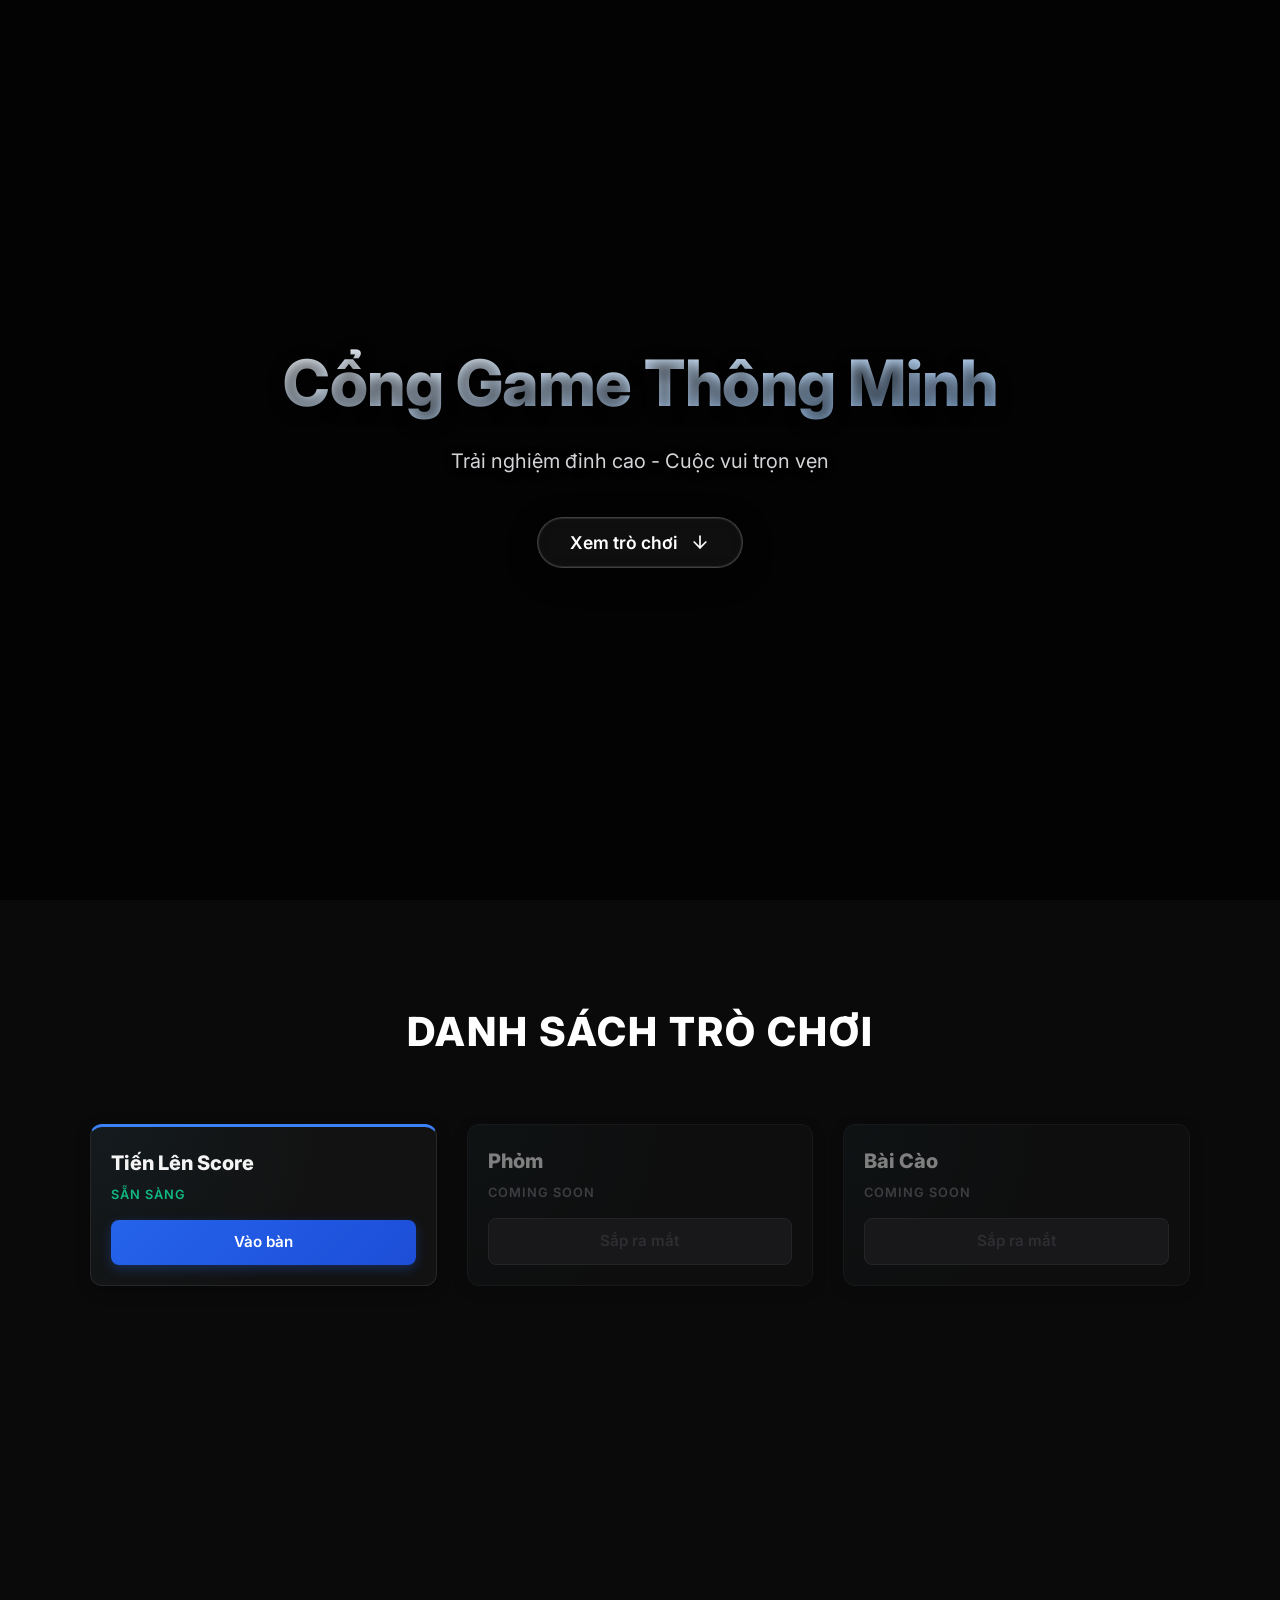
<file: index.html>
<!DOCTYPE html>
<html lang="vi">
<head>
    <meta charset="UTF-8">
    <meta name="viewport" content="width=device-width, initial-scale=1.0, maximum-scale=1.0, user-scalable=no">
    <meta name="description" content="Cổng Game Thông Minh — Trải nghiệm đỉnh cao, cuộc vui trọn vẹn.">
    <meta name="theme-color" content="#0a0a0a">
    <title>Game Hub - Cổng Game Thông Minh</title>
    <!-- Google Fonts: Inter -->
    <link rel="preconnect" href="https://fonts.googleapis.com">
    <link rel="preconnect" href="https://fonts.gstatic.com" crossorigin>
    <link href="https://fonts.googleapis.com/css2?family=Inter:wght@400;600;800&display=swap" rel="stylesheet">
    <link rel="stylesheet" href="css/style-index.css">
</head>
<body>
    <!-- SECTION 1: HERO BANNER -->
    <section id="hero" class="hero-section">
        <!-- Video Background -->
        <video class="video-bg" src="images/video-background.mp4" autoplay loop muted playsinline></video>
        
        <!-- Overlay -->
        <div class="video-overlay"></div>
        
        <!-- Center Content -->
        <div class="hero-content">
            <h1 class="slogan-main">Cổng Game Thông Minh</h1>
            <p class="slogan-sub">Trải nghiệm đỉnh cao - Cuộc vui trọn vẹn</p>
            
            <button id="btnScrollDown" class="cta-btn" aria-label="Xem trò chơi">
                Xem trò chơi
                <svg class="icon-arrow" xmlns="http://www.w3.org/2000/svg" viewBox="0 0 24 24" fill="none" stroke="currentColor" stroke-width="2" stroke-linecap="round" stroke-linejoin="round">
                    <line x1="12" y1="5" x2="12" y2="19"></line>
                    <polyline points="19 12 12 19 5 12"></polyline>
                </svg>
            </button>
        </div>
    </section>

    <!-- SECTION 2: GAME GRID -->
    <section id="game-list" class="games-section">
        <div class="container">
            <h2 class="section-title">Danh sách trò chơi</h2>
            
            <div class="game-grid">
                <!-- Thẻ 1: Tiến Lên Score (Sẵn sàng) -->
                <div class="game-card ready">
                    <div class="card-inner">
                        <h3 class="game-name">Tiến Lên Score</h3>
                        <p class="game-status status-ready">Sẵn sàng</p>
                    </div>
                    <div class="card-action">
                        <a href="html/tienlen.html" class="btn-play">Vào bàn</a>
                    </div>
                </div>

                <!-- Thẻ 2: Phỏm (Coming Soon) -->
                <div class="game-card coming-soon">
                    <div class="card-inner">
                        <h3 class="game-name">Phỏm</h3>
                        <p class="game-status status-soon">Coming Soon</p>
                    </div>
                    <div class="card-action">
                        <span class="btn-disabled">Sắp ra mắt</span>
                    </div>
                </div>

                <!-- Thẻ 3: Bài Cào (Coming Soon) -->
                <div class="game-card coming-soon">
                    <div class="card-inner">
                        <h3 class="game-name">Bài Cào</h3>
                        <p class="game-status status-soon">Coming Soon</p>
                    </div>
                    <div class="card-action">
                        <span class="btn-disabled">Sắp ra mắt</span>
                    </div>
                </div>
            </div>
        </div>
    </section>

    <script src="js/script-index.js"></script>
</body>
</html>
</file>
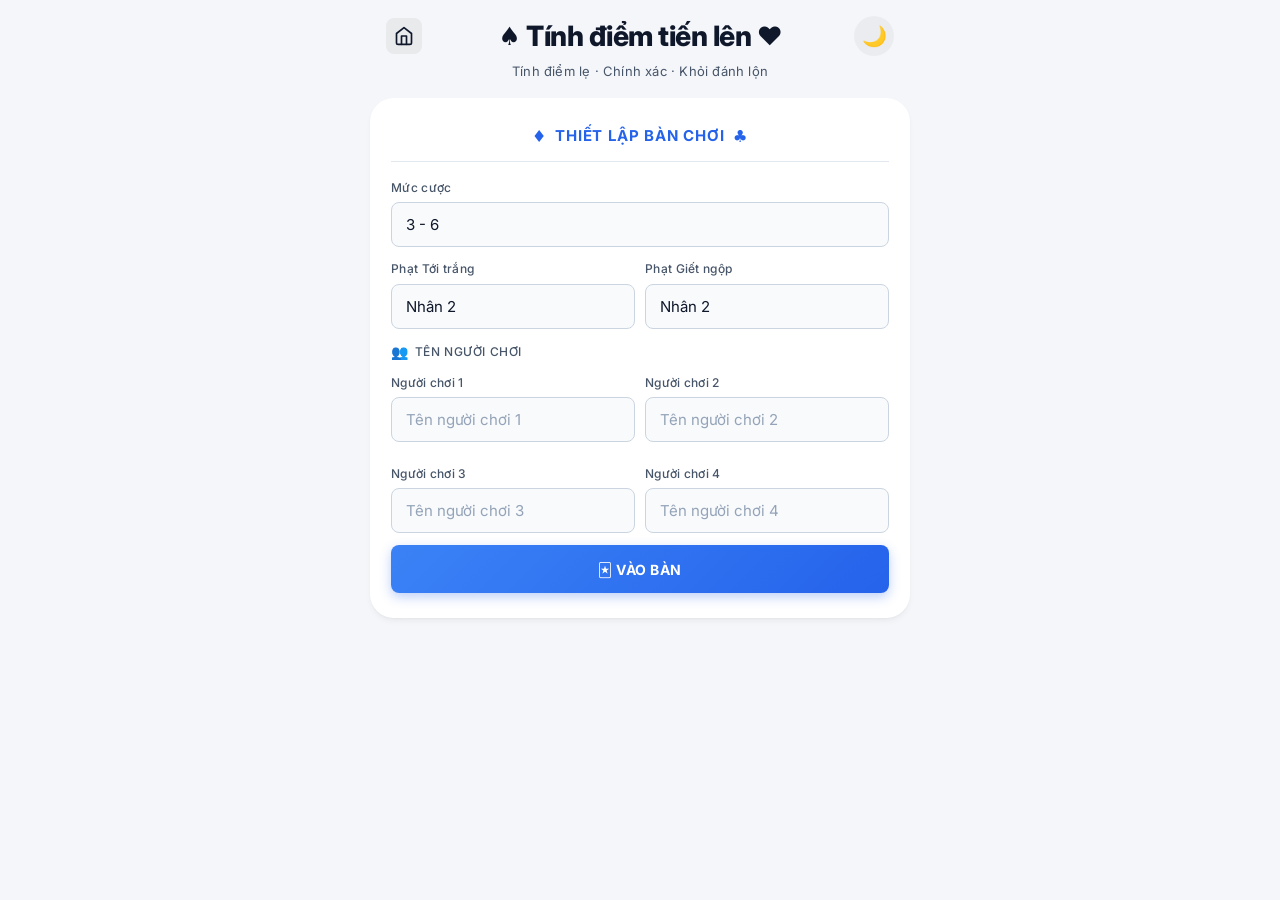
<file: html/tienlen.html>
<!DOCTYPE html>
<html lang="vi">

<head>
    <meta charset="UTF-8">
    <meta name="viewport" content="width=device-width, initial-scale=1.0, maximum-scale=1.0, user-scalable=no">
    <meta name="description"
        content="Tiến Lên Score — Ứng dụng tính điểm Tiến Lên miền Nam nhanh, chính xác. Giao diện Material Design.">
    <meta name="theme-color" content="#f8f9fa">
    <meta name="apple-mobile-web-app-status-bar-style" content="default">
    <title>♠ Tính điểm tiến lên ♠</title>
    <!-- Google Fonts: Inter -->
    <link rel="preconnect" href="https://fonts.googleapis.com">
    <link rel="preconnect" href="https://fonts.gstatic.com" crossorigin>
    <link href="https://fonts.googleapis.com/css2?family=Inter:wght@400;500;600;700;800;900&display=swap" rel="stylesheet">
    <link rel="stylesheet" href="../css/style-tienlen.css">
</head>

<body>

    <!-- ===== TOAST NOTIFICATION CONTAINER ===== -->
    <div id="toastContainer" class="toast-container"></div>

    <!-- ===== STICKY MINI SCOREBOARD ===== -->
    <div id="miniScoreboard" class="mini-scoreboard hidden-mini">
        <div class="mini-score-inner" id="miniScoreInner"></div>
    </div>

    <main class="app">

        <!-- ===== HEADER ===== -->
        <header class="header">
            <div class="header-row"
                style="position: relative; display: flex; align-items: center; justify-content: center; min-height: 40px;">
                <a href="../index.html" class="back-home-btn" aria-label="Về trang chủ" title="Về trang chủ"
                    style="position: absolute; left: 0; text-decoration: none; display: flex; align-items: center; justify-content: center; width: 36px; height: 36px; background: rgba(0,0,0,0.05); border-radius: 8px; color: inherit;">
                    <svg xmlns="http://www.w3.org/2000/svg" width="20" height="20" viewBox="0 0 24 24" fill="none"
                        stroke="currentColor" stroke-width="2" stroke-linecap="round" stroke-linejoin="round">
                        <path d="M3 9l9-7 9 7v11a2 2 0 0 1-2 2H5a2 2 0 0 1-2-2z"></path>
                        <polyline points="9 22 9 12 15 12 15 22"></polyline>
                    </svg>
                </a>
                <h1 style="margin: 0; text-align: center;">
                    <span class="logo-icon">♠️</span>
                    <span class="title-text">Tính điểm tiến lên</span>
                    <span class="logo-icon">♥️</span>
                </h1>
                <button id="themeToggle" class="theme-toggle-btn" aria-label="Đổi theme"
                    style="position: absolute; right: 0;">
                    <span class="theme-icon">🌙</span>
                </button>
            </div>
            <p style="text-align: center; margin-top: 5px;">Tính điểm lẹ · Chính xác · Khỏi đánh lộn</p>
        </header>

        <!-- ============================================
         TAB 1: THIẾT LẬP BÀN CHƠI
         ============================================ -->
        <div id="tabSetup" class="tab-panel active">
            <section class="card">
                <h2 class="card-title">
                    <span class="icon">♦️</span>
                    Thiết lập bàn chơi
                    <span class="icon">♣️</span>
                </h2>

                <!-- Mức cược -->
                <div class="form-group">
                    <label>Mức cược</label>
                    <select id="betSelect">
                        <option value="3-6">3 - 6</option>
                        <option value="4-8">4 - 8</option>
                        <option value="5-10">5 - 10</option>
                        <option value="10-20">10 - 20</option>
                        <option value="20-40">20 - 40</option>
                        <option value="custom">Tùy chỉnh</option>
                    </select>
                </div>

                <!-- Custom bet inputs -->
                <div id="customBetBox" class="custom-bet-box hidden">
                    <div class="input-grid">
                        <div class="form-group">
                            <label>Điểm thấp</label>
                            <input type="number" id="lowBetInput" placeholder="Ví dụ: 5">
                        </div>
                        <div class="form-group">
                            <label>Điểm cao</label>
                            <input type="number" id="highBetInput" placeholder="Ví dụ: 10">
                        </div>
                    </div>
                </div>

                <!-- Hệ số phạt -->
                <div class="input-grid">
                    <div class="form-group">
                        <label>Phạt Tới trắng</label>
                        <select id="toiTrangMultiplierSelect">
                            <option value="1">Nhân 1</option>
                            <option value="2" selected>Nhân 2</option>
                        </select>
                    </div>
                    <div class="form-group">
                        <label>Phạt Giết ngộp</label>
                        <select id="gietMultiplierSelect">
                            <option value="1">Nhân 1</option>
                            <option value="2" selected>Nhân 2</option>
                        </select>
                    </div>
                </div>

                <!-- Tên người chơi -->
                <div class="section-label">
                    <span class="icon">👥</span> Tên người chơi
                </div>
                <div class="player-inputs">
                    <div class="form-group">
                        <label>Người chơi 1</label>
                        <input type="text" id="player1" placeholder="Tên người chơi 1">
                    </div>
                    <div class="form-group">
                        <label>Người chơi 2</label>
                        <input type="text" id="player2" placeholder="Tên người chơi 2">
                    </div>
                    <div class="form-group">
                        <label>Người chơi 3</label>
                        <input type="text" id="player3" placeholder="Tên người chơi 3">
                    </div>
                    <div class="form-group">
                        <label>Người chơi 4</label>
                        <input type="text" id="player4" placeholder="Tên người chơi 4">
                    </div>
                </div>

                <button id="startBtn" class="btn main-btn">🃏 Vào Bàn</button>
            </section>
        </div>

        <!-- ============================================
         TAB 2: GHI ĐIỂM & CHẶT CHÉM
         ============================================ -->
        <div id="tabGame" class="tab-panel">

            <!-- Bảng tổng điểm -->
            <section class="card" id="scoreSection">
                <div class="score-header">
                    <h2 class="card-title">
                        <span class="icon">🏆</span> Bảng Tổng Điểm
                    </h2>
                    <div class="score-header-actions" style="display: flex; gap: 8px; align-items: center;">
                        <span id="currentBetText" class="bet-badge"></span>
                        <button class="icon-btn settings-btn" onclick="openModal('modalSettings')"
                            aria-label="Cài đặt điểm"
                            style="background:none;border:none;font-size:20px;cursor:pointer;">⚙️</button>
                    </div>
                </div>
                <div id="scoreBoard" class="score-board"></div>
                <div class="total-score">
                    Quỹ bàn (Check lỗi): <span id="totalScoreText">0</span>
                </div>
            </section>

            <!-- Chọn thứ hạng -->
            <section class="card" id="gameSection">
                <h2 class="card-title">
                    <span class="icon">🎯</span> Chọn kết quả
                </h2>
                <div id="rankArea" class="rank-area"></div>

                <!-- Tùy chọn chặt chém (Quick Actions) -->
                <div class="quick-actions-row">
                    <button type="button" class="btn quick-btn" onclick="openModal('modalCut')">🗡️ Chặt</button>
                    <button type="button" class="btn quick-btn" onclick="openModal('modalRotten')">💩 Thúi</button>
                    <button type="button" class="btn quick-btn" onclick="openModal('modalStack')">⚡ Chồng</button>
                </div>

                <div class="action-lists-container">
                    <div id="pigList" class="action-list"></div>
                    <div id="rottenPigList" class="action-list"></div>
                    <div id="stackList" class="action-list"></div>
                </div>

                <!-- Nút hành động chính -->
                <div class="main-actions">
                    <button id="calculateBtn" class="btn main-btn">✅ Chốt Bàn Này</button>
                    <button id="clearRoundBtn" class="btn light-btn">🔄 Xóa làm lại</button>
                </div>
            </section>
        </div>

        <!-- ============================================
         TAB 3: LỊCH SỬ & THỐNG KÊ
         ============================================ -->
        <div id="tabHistory" class="tab-panel">
            <section class="card">
                <h2 class="card-title">
                    <span class="icon">📊</span> Lịch sử & Thống kê
                </h2>

                <!-- Stats summary -->
                <div id="statsSummary" class="stats-summary">
                    <div class="stat-item">
                        <div class="stat-value" id="statsRounds">0</div>
                        <div class="stat-label">Ván đã chơi</div>
                    </div>
                    <div class="stat-item">
                        <div class="stat-value" id="statsTotal">0</div>
                        <div class="stat-label">Quỹ bàn</div>
                    </div>
                </div>

                <div id="historyList"></div>
            </section>

            <!-- Nút kết thúc ván -->
            <button id="resetBtn" class="btn danger-btn">⚠️ Kết thúc — Chơi lại từ đầu</button>
        </div>

    </main>

    <!-- ============================================
         MODALS
         ============================================ -->
    <!-- Modal Chặt Heo -->
    <div id="modalCut" class="modal-overlay" onclick="closeModalOutside(event, 'modalCut')">
        <div class="modal-content">
            <div class="modal-header">
                <h3>🗡️ Chặt heo</h3>
                <button class="close-modal-btn" onclick="closeModal('modalCut')">&times;</button>
            </div>
            <div class="modal-body">
                <div class="form-group">
                    <label>Người chặt</label>
                    <select id="cutterSelect"></select>
                </div>
                <div class="form-group">
                    <label>Người bị chặt</label>
                    <select id="victimSelect"></select>
                </div>
                <div class="form-group">
                    <label>Loại heo bị chặt</label>
                    <select id="pigTypeSelect">
                        <option value="black">Heo đen</option>
                        <option value="red">Heo đỏ</option>
                        <option value="triplePair">3 đôi thông</option>
                        <option value="fourKind">Tứ quý</option>
                    </select>
                </div>
                <button id="addPigBtn" class="btn action-btn">Thêm chặt heo</button>
            </div>
        </div>
    </div>

    <!-- Modal Thúi Heo -->
    <div id="modalRotten" class="modal-overlay" onclick="closeModalOutside(event, 'modalRotten')">
        <div class="modal-content">
            <div class="modal-header">
                <h3>💩 Thúi heo</h3>
                <button class="close-modal-btn" onclick="closeModal('modalRotten')">&times;</button>
            </div>
            <div class="modal-body">
                <div class="input-grid">
                    <div class="form-group">
                        <label>Người ăn tiền</label>
                        <select id="rottenWinnerSelect"></select>
                    </div>
                    <div class="form-group">
                        <label>Người thúi</label>
                        <select id="rottenVictimSelect"></select>
                    </div>
                </div>
                <div class="input-grid" style="grid-template-columns: repeat(2, 1fr);">
                    <div class="form-group">
                        <label>Heo đen</label>
                        <select id="rottenBlackInput">
                            <option value="0">0</option>
                            <option value="1">1</option>
                            <option value="2">2</option>
                            <option value="3">3</option>
                            <option value="4">4</option>
                        </select>
                    </div>
                    <div class="form-group">
                        <label>Heo đỏ</label>
                        <select id="rottenRedInput">
                            <option value="0">0</option>
                            <option value="1">1</option>
                            <option value="2">2</option>
                            <option value="3">3</option>
                            <option value="4">4</option>
                        </select>
                    </div>
                    <div class="form-group">
                        <label>3 đôi thông</label>
                        <select id="rottenTriplePairInput">
                            <option value="0">0</option>
                            <option value="1">1</option>
                            <option value="2">2</option>
                            <option value="3">3</option>
                            <option value="4">4</option>
                        </select>
                    </div>
                    <div class="form-group">
                        <label>Tứ quý</label>
                        <select id="rottenFourKindInput">
                            <option value="0">0</option>
                            <option value="1">1</option>
                            <option value="2">2</option>
                            <option value="3">3</option>
                            <option value="4">4</option>
                        </select>
                    </div>
                </div>
                <button id="addRottenPigBtn" class="btn action-btn">Thêm thúi heo</button>
            </div>
        </div>
    </div>

    <!-- Modal Chặt Chồng -->
    <div id="modalStack" class="modal-overlay" onclick="closeModalOutside(event, 'modalStack')">
        <div class="modal-content">
            <div class="modal-header">
                <h3>⚡ Chặt chồng</h3>
                <button class="close-modal-btn" onclick="closeModal('modalStack')">&times;</button>
            </div>
            <div class="modal-body">
                <div class="form-group">
                    <label>Người chồng</label>
                    <select id="stackerSelect"></select>
                </div>
                <div class="form-group">
                    <label>Người bị chồng (nạn nhân cũ)</label>
                    <select id="stackVictimSelect"></select>
                </div>
                <button id="addStackBtn" class="btn action-btn">Thêm chặt chồng</button>
            </div>
        </div>
    </div>

    <!-- Modal Cài Đặt (Đổi cược, Cộng trừ điểm) -->
    <div id="modalSettings" class="modal-overlay" onclick="closeModalOutside(event, 'modalSettings')">
        <div class="modal-content">
            <div class="modal-header">
                <h3>⚙️ Tùy chỉnh ván đấu</h3>
                <button class="close-modal-btn" onclick="closeModal('modalSettings')">&times;</button>
            </div>
            <div class="modal-body">
                <!-- Thay đổi mức cược -->
                <div class="bet-changer-title">💰 Thay đổi mức cược</div>
                <div class="bet-changer-grid">
                    <div class="form-group">
                        <select id="ingameBetSelect">
                            <option value="3-6">3 - 6</option>
                            <option value="4-8">4 - 8</option>
                            <option value="5-10">5 - 10</option>
                            <option value="10-20">10 - 20</option>
                            <option value="20-40">20 - 40</option>
                            <option value="custom">Tùy chỉnh</option>
                        </select>
                    </div>
                    <button id="ingameBetApplyBtn" class="bet-change-btn">Áp dụng</button>
                </div>
                <div id="ingameCustomBetBox" class="custom-bet-box hidden">
                    <div class="input-grid">
                        <div class="form-group">
                            <label>Điểm thấp</label>
                            <input type="number" id="ingameLowBet" placeholder="Ví dụ: 5">
                        </div>
                        <div class="form-group">
                            <label>Điểm cao</label>
                            <input type="number" id="ingameHighBet" placeholder="Ví dụ: 10">
                        </div>
                    </div>
                </div>

                <hr class="divider">

                <!-- Cộng/Trừ điểm thủ công -->
                <div class="bet-changer-title">🔢 Cộng/Trừ điểm thủ công</div>
                <div class="input-grid">
                    <div class="form-group">
                        <label>Người chơi</label>
                        <select id="manualPlayerSelect"></select>
                    </div>
                    <div class="form-group">
                        <label>Số điểm (+ hoặc -)</label>
                        <input type="number" id="manualPointInput" placeholder="VD: 5 hoặc -5">
                    </div>
                </div>
                <button id="manualAdjustBtn" class="btn action-btn">Cập nhật điểm</button>
            </div>
        </div>
    </div>

    <!-- ===== BOTTOM NAVIGATION ===== -->
    <nav id="bottomNav" class="bottom-nav">
        <div class="nav-inner">
            <button class="nav-tab" data-tab="tabSetup" id="navSetup">
                <span class="nav-icon">⚙️</span>
                <span class="nav-label">Thiết lập</span>
            </button>
            <button class="nav-tab active" data-tab="tabGame" id="navGame">
                <span class="nav-icon">🎮</span>
                <span class="nav-label">Ghi điểm</span>
            </button>
            <button class="nav-tab" data-tab="tabHistory" id="navHistory">
                <span class="nav-icon">📊</span>
                <span class="nav-label">Lịch sử</span>
            </button>
        </div>
    </nav>

    <!-- Hidden message box for backwards compatibility -->
    <div id="messageBox" class="message-box"></div>

    <!-- ===== SCRIPTS ===== -->
    <script src="../js/script-tienlen.js"></script>
</body>

</html>
</file>
<file: css/style-index.css>
/* RESET & BASE */
* {
    margin: 0;
    padding: 0;
    box-sizing: border-box;
}

html {
    scroll-behavior: smooth;
}

body {
    font-family: 'Inter', sans-serif;
    background-color: #0a0a0a;
    color: #ffffff;
    overflow-x: hidden;
    line-height: 1.6;
}

/* =========================================
   HEADER
   ========================================= */
.main-header {
    position: absolute;
    /* fixed nếu muốn cuộn theo */
    top: 0;
    left: 0;
    width: 100%;
    z-index: 100;
    padding: 20px 0;
    background: linear-gradient(to bottom, rgba(0, 0, 0, 0.8), transparent);
}

.header-container {
    max-width: 1200px;
    margin: 0 auto;
    padding: 0 20px;
    display: flex;
    justify-content: space-between;
    align-items: center;
}

.logo {
    display: flex;
    align-items: center;
    gap: 10px;
    text-decoration: none;
    color: #ffffff;
}

.logo-icon {
    font-size: 2rem;
}

.logo-text {
    font-size: 1.8rem;
    font-weight: 900;
    letter-spacing: -0.5px;
    background: linear-gradient(135deg, #38bdf8, #2563eb);
    -webkit-background-clip: text;
    background-clip: text;
    -webkit-text-fill-color: transparent;
    text-transform: uppercase;
}

/* =========================================
   SECTION 1: HERO BANNER (100vh)
   ========================================= */
.hero-section {
    position: relative;
    width: 100%;
    height: 100vh;
    display: flex;
    align-items: center;
    justify-content: center;
    overflow: hidden;
    z-index: 1;
}

/* Video Background Full Screen */
.video-bg {
    position: absolute;
    top: 0;
    left: 0;
    width: 100%;
    height: 100%;
    object-fit: cover;
    z-index: -2;
}

/* Lớp phủ đen/xám tối bán trong suốt */
.video-overlay {
    position: absolute;
    top: 0;
    left: 0;
    width: 100%;
    height: 100%;
    background: rgba(0, 0, 0, 0.7);
    z-index: -1;
}

/* Nội dung trung tâm */
.hero-content {
    text-align: center;
    padding: 0 20px;
    display: flex;
    flex-direction: column;
    align-items: center;
    max-width: 800px;
}

.slogan-main {
    font-size: clamp(2rem, 8vw, 4rem);
    font-weight: 800;
    margin-bottom: 10px;
    color: #ffffff;
    text-shadow: 0 4px 15px rgba(0, 0, 0, 0.8);
    letter-spacing: -0.5px;
    background: linear-gradient(to bottom right, #ffffff, #93c5fd);
    -webkit-background-clip: text;
    background-clip: text;
    -webkit-text-fill-color: transparent;
    white-space: nowrap;
}

.slogan-sub {
    font-size: 1.25rem;
    font-weight: 400;
    color: #d4d4d8;
    margin-bottom: 40px;
    text-shadow: 0 2px 10px rgba(0, 0, 0, 0.8);
}

/* Nút CTA sang trọng */
.cta-btn {
    background: rgba(255, 255, 255, 0.05);
    backdrop-filter: blur(12px);
    -webkit-backdrop-filter: blur(12px);
    border: 1px solid rgba(255, 255, 255, 0.2);
    color: #ffffff;
    padding: 14px 32px;
    font-size: 1.1rem;
    font-family: inherit;
    font-weight: 600;
    border-radius: 50px;
    cursor: pointer;
    display: flex;
    align-items: center;
    gap: 12px;
    transition: all 0.3s cubic-bezier(0.25, 0.8, 0.25, 1);
    box-shadow: 0 8px 32px rgba(0, 0, 0, 0.3), inset 0 0 0 1px rgba(255, 255, 255, 0.1);
}

.cta-btn:hover {
    background: rgba(255, 255, 255, 0.1);
    border-color: rgba(255, 255, 255, 0.4);
    transform: translateY(4px);
    box-shadow: 0 4px 15px rgba(0, 0, 0, 0.3), inset 0 0 0 1px rgba(255, 255, 255, 0.2);
}

.icon-arrow {
    width: 20px;
    height: 20px;
    animation: bounce 2s infinite ease-in-out;
}

@keyframes bounce {

    0%,
    20%,
    50%,
    80%,
    100% {
        transform: translateY(0);
    }

    40% {
        transform: translateY(5px);
    }

    60% {
        transform: translateY(3px);
    }
}

/* =========================================
   SECTION 2: GAME GRID (Danh sách trò chơi)
   ========================================= */
.games-section {
    min-height: 100vh;
    background-color: #0a0a0a;
    padding: 100px 20px;
    display: flex;
    flex-direction: column;
    align-items: center;
    position: relative;
    z-index: 2;
}

.container {
    max-width: 1100px;
    width: 100%;
}

.section-title {
    text-align: center;
    font-size: 2.5rem;
    font-weight: 800;
    color: #ffffff;
    margin-bottom: 60px;
    text-transform: uppercase;
    letter-spacing: 2px;
}

.game-grid {
    display: grid;
    grid-template-columns: 1fr;
    gap: 30px;
}

@media (min-width: 768px) {
    .game-grid {
        grid-template-columns: repeat(2, 1fr);
    }
}

@media (min-width: 1024px) {
    .game-grid {
        grid-template-columns: repeat(3, 1fr);
    }
}

/* Game Card Thiết Kế Chuyên Nghiệp (Gọn gàng) */
.game-card {
    background: #121212;
    border-radius: 12px;
    padding: 20px;
    border: 1px solid #27272a;
    display: flex;
    flex-direction: column;
    justify-content: space-between;
    min-height: auto;
    transition: all 0.3s ease;
    position: relative;
    overflow: hidden;
    box-shadow: 0 4px 15px rgba(0, 0, 0, 0.3);
}

/* Hiệu ứng ánh sáng góc */
.game-card::before {
    content: '';
    position: absolute;
    top: 0;
    left: 0;
    right: 0;
    height: 100%;
    background: radial-gradient(circle at top left, rgba(56, 189, 248, 0.05), transparent 60%);
    pointer-events: none;
}

.card-icon {
    font-size: 2rem;
    margin-bottom: 12px;
    background: rgba(37, 99, 235, 0.1);
    color: #38bdf8;
    width: 48px;
    height: 48px;
    display: flex;
    align-items: center;
    justify-content: center;
    border-radius: 10px;
    border: 1px solid rgba(37, 99, 235, 0.2);
}

.card-inner {
    position: relative;
    z-index: 2;
    flex-grow: 1;
}

.game-name {
    font-size: 1.25rem;
    font-weight: 800;
    color: #f4f4f5;
    margin-bottom: 6px;
}

.game-desc {
    color: #a1a1aa;
    font-size: 0.85rem;
    margin-bottom: 12px;
    line-height: 1.4;
}

.game-status {
    font-size: 0.8rem;
    font-weight: 600;
    text-transform: uppercase;
    letter-spacing: 1px;
    margin-bottom: 15px;
}

.status-ready {
    color: #10b981;
}

.status-soon {
    color: #71717a;
}

.card-action {
    margin-top: auto;
    position: relative;
    z-index: 2;
}

/* Nút Vào bàn (Nổi bật) */
.btn-play {
    display: block;
    width: 100%;
    text-align: center;
    background: linear-gradient(135deg, #2563eb 0%, #1d4ed8 100%);
    color: #ffffff;
    text-decoration: none;
    padding: 10px 20px;
    border-radius: 8px;
    font-weight: 600;
    font-size: 0.95rem;
    transition: all 0.3s ease;
    border: none;
    box-shadow: 0 4px 12px rgba(37, 99, 235, 0.3);
}

/* Trạng thái Thẻ Sẵn sàng */
.game-card.ready {
    border-top: 3px solid #3b82f6;
    /* Nhấn màu xanh dương */
}

.game-card.ready:hover {
    transform: translateY(-4px);
    box-shadow: 0 10px 20px rgba(0, 0, 0, 0.4);
    border-color: #3b82f6;
}

.game-card.ready:hover .btn-play {
    background: linear-gradient(135deg, #3b82f6 0%, #2563eb 100%);
    box-shadow: 0 6px 15px rgba(37, 99, 235, 0.5);
}

/* Trạng thái Thẻ Coming Soon */
.game-card.coming-soon {
    opacity: 0.5;
    pointer-events: none;
    user-select: none;
}

.game-card.coming-soon .card-icon {
    filter: grayscale(100%);
}

.btn-disabled {
    display: block;
    width: 100%;
    text-align: center;
    background: #27272a;
    color: #52525b;
    padding: 10px 20px;
    border-radius: 8px;
    font-weight: 600;
    font-size: 0.95rem;
    border: 1px solid #3f3f46;
}

/* =========================================
   FOOTER
   ========================================= */
.site-footer {
    background-color: #050505;
    /* Đen hơn nền */
    border-top: 1px solid #1f2937;
    color: #9ca3af;
    padding: 60px 20px 20px;
}

.footer-container {
    max-width: 1100px;
    margin: 0 auto;
    display: grid;
    grid-template-columns: 1fr;
    gap: 40px;
    margin-bottom: 40px;
}

@media (min-width: 768px) {
    .footer-container {
        grid-template-columns: 2fr 1fr;
    }
}

.footer-info h3 {
    font-size: 1.8rem;
    font-weight: 800;
    margin-bottom: 15px;
    background: linear-gradient(135deg, #38bdf8, #2563eb);
    -webkit-background-clip: text;
    background-clip: text;
    -webkit-text-fill-color: transparent;
}

.footer-info p {
    color: #6b7280;
    max-width: 400px;
}

.footer-contact h4 {
    font-size: 1.2rem;
    margin-bottom: 15px;
    color: #e5e7eb;
}

.footer-contact p {
    color: #9ca3af;
    margin-bottom: 10px;
}

.footer-contact a {
    color: #38bdf8;
    text-decoration: none;
    transition: color 0.2s;
}

.footer-contact a:hover {
    color: #3b82f6;
}

.footer-bottom {
    max-width: 1100px;
    margin: 0 auto;
    border-top: 1px solid #1f2937;
    padding-top: 20px;
    text-align: center;
    color: #4b5563;
    font-size: 0.9rem;
}

/* =========================================
   NÚT CUỘN LÊN ĐẦU TRANG
   ========================================= */
.scroll-top-btn {
    position: fixed;
    bottom: 30px;
    right: 30px;
    width: 50px;
    height: 50px;
    border-radius: 50%;
    background: #1f2937;
    color: #ffffff;
    border: 1px solid #374151;
    box-shadow: 0 4px 15px rgba(0, 0, 0, 0.5);
    display: flex;
    align-items: center;
    justify-content: center;
    cursor: pointer;
    opacity: 0;
    visibility: hidden;
    transform: translateY(20px);
    transition: all 0.3s ease;
    z-index: 99;
}

.scroll-top-btn svg {
    width: 24px;
    height: 24px;
}

.scroll-top-btn.show {
    opacity: 1;
    visibility: visible;
    transform: translateY(0);
}

.scroll-top-btn:hover {
    background: #2563eb;
    border-color: #2563eb;
    transform: translateY(-5px);
}

/* RESPONSIVE HERO CHO MOBILE */
@media (max-width: 600px) {
    .slogan-sub {
        font-size: 1rem;
    }

    .section-title {
        font-size: 2rem;
    }
}
</file>
<file: css/style-tienlen.css>
﻿@import url('https://fonts.googleapis.com/css2?family=Inter:wght@400;500;600;700;800&display=swap');

/* ========================================================
   THEME: PREMIUM GLASSMORPHISM & GRADIENTS
   ======================================================== */

/* =========================================================
   CSS CUSTOM PROPERTIES â€” LIGHT MODE (Default)
   ========================================================= */
:root {
    /* === Premium Accent Colors === */
    --blue: #2563eb;
    --blue-rgb: 37, 99, 235;
    --green: #10b981;
    --green-rgb: 16, 185, 129;
    --red: #ef4444;
    --red-rgb: 239, 68, 68;
    --yellow: #f59e0b;
    --yellow-rgb: 245, 158, 11;

    /* === Gradients === */
    --gradient-primary: linear-gradient(135deg, #3b82f6 0%, #2563eb 100%);
    --gradient-success: linear-gradient(135deg, #34d399 0%, #10b981 100%);
    --gradient-danger: linear-gradient(135deg, #f87171 0%, #ef4444 100%);
    --gradient-warning: linear-gradient(135deg, #fbbf24 0%, #f59e0b 100%);

    /* === Surfaces â€” Light Mode === */
    --bg-body: #f4f6f9;
    --bg-card: #ffffff;
    --bg-input: #f8fafc;
    --bg-elevated: #ffffff;
    --bg-hover: rgba(0, 0, 0, 0.04);
    --bg-glass: rgba(255, 255, 255, 0.85);

    /* === Text â€” Light Mode === */
    --text-primary: #0f172a;
    --text-secondary: #475569;
    --text-muted: #94a3b8;
    --text-on-primary: #ffffff;

    /* === Borders â€” Light Mode === */
    --border-subtle: #e2e8f0;
    --border-default: #cbd5e1;
    --border-card: #94a3b8;
    --border-glass: rgba(255, 255, 255, 0.6);

    /* === Shadows â€” Light Mode (Multi-layered) === */
    --shadow-card: 0 4px 6px -1px rgba(0, 0, 0, 0.05), 0 2px 4px -2px rgba(0, 0, 0, 0.05);
    --shadow-card-hover: 0 10px 15px -3px rgba(0, 0, 0, 0.08), 0 4px 6px -4px rgba(0, 0, 0, 0.05);
    --shadow-elevated: 0 20px 25px -5px rgba(0, 0, 0, 0.1), 0 8px 10px -6px rgba(0, 0, 0, 0.1);
    --shadow-nav: 0 -4px 6px -1px rgba(0, 0, 0, 0.05);

    /* === Spacing & Radius === */
    --radius-xl: 24px;
    --radius-lg: 16px;
    --radius-md: 12px;
    --radius-sm: 8px;
    --radius-pill: 9999px;

    /* === Motion === */
    --transition: 0.25s cubic-bezier(0.16, 1, 0.3, 1);
    --transition-theme: 0.5s cubic-bezier(0.16, 1, 0.3, 1);
    --bounce: 0.5s cubic-bezier(0.34, 1.56, 0.64, 1);

    /* === Navigation === */
    --nav-height: 64px;
}

/* =========================================================
   CSS CUSTOM PROPERTIES â€” DARK MODE
   ========================================================= */
[data-theme="dark"] {
    --bg-body: #000000;
    --bg-card: rgba(20, 20, 20, 0.7);
    --bg-input: rgba(30, 30, 30, 0.6);
    --bg-elevated: rgba(26, 26, 26, 0.9);
    --bg-hover: rgba(255, 255, 255, 0.06);
    --bg-glass: rgba(0, 0, 0, 0.75);

    --text-primary: #f8fafc;
    --text-secondary: #94a3b8;
    --text-muted: #64748b;
    --text-on-primary: #ffffff;

    --border-subtle: rgba(255, 255, 255, 0.08);
    --border-default: rgba(255, 255, 255, 0.15);
    --border-card: rgba(255, 255, 255, 0.35);
    --border-glass: rgba(255, 255, 255, 0.15);

    --shadow-card: 0 4px 6px -1px rgba(0, 0, 0, 0.7), 0 2px 4px -2px rgba(0, 0, 0, 0.7);
    --shadow-card-hover: 0 10px 15px -3px rgba(0, 0, 0, 0.8), 0 4px 6px -4px rgba(0, 0, 0, 0.8);
    --shadow-elevated: 0 20px 25px -5px rgba(0, 0, 0, 0.8), 0 8px 10px -6px rgba(0, 0, 0, 0.8);
    --shadow-nav: 0 -4px 6px -1px rgba(0, 0, 0, 0.6);
}

/* =========================================================
   RESET & BASE
   ========================================================= */
*,
*::before,
*::after {
    margin: 0;
    padding: 0;
    box-sizing: border-box;
}

html {
    scroll-behavior: smooth;
    -webkit-tap-highlight-color: transparent;
}

body {
    font-family: 'Inter', system-ui, -apple-system, sans-serif;
    background-color: var(--bg-body);
    color: var(--text-primary);
    min-height: 100vh;
    min-height: 100dvh;
    line-height: 1.6;
    overflow-x: hidden;
    position: relative;
    transition: background-color var(--transition-theme), color var(--transition-theme);
}

/* =========================================================
   MAIN APP CONTAINER
   ========================================================= */
.app {
    position: relative;
    z-index: 1;
    max-width: 520px;
    margin: 0 auto;
    padding: 0 16px;
    padding-bottom: calc(var(--nav-height) + 20px);
}

/* =========================================================
   HEADER
   ========================================================= */
.header {
    text-align: center;
    padding: 16px 16px;
    position: relative;
}

.header-row {
    display: flex;
    align-items: center;
    justify-content: center;
    position: relative;
}

.header h1 {
    font-size: clamp(20px, 5vw, 24px);
    font-weight: 800;
    letter-spacing: -0.5px;
    color: var(--text-primary);
    display: flex;
    align-items: center;
    justify-content: center;
    gap: 6px;
    line-height: 1.3;
    transition: color var(--transition-theme);
}

.header h1 .logo-icon {
    font-size: 0.9em;
}

.header h1 .title-text {
    color: var(--text-primary);
}

.header p {
    font-size: clamp(11px, 2.8vw, 13px);
    color: var(--text-secondary);
    margin-top: 4px;
    letter-spacing: 0.2px;
    transition: color var(--transition-theme);
}

/* --- Theme Toggle Button --- */
.theme-toggle-btn {
    position: absolute;
    right: 0;
    top: 50%;
    transform: translateY(-50%);
    width: 40px;
    height: 40px;
    border-radius: 50%;
    border: none;
    background: var(--bg-hover);
    cursor: pointer;
    display: flex;
    align-items: center;
    justify-content: center;
    transition: background-color var(--transition), transform var(--transition);
    -webkit-tap-highlight-color: transparent;
}

.theme-toggle-btn:hover {
    background: rgba(0, 0, 0, 0.08);
}

[data-theme="dark"] .theme-toggle-btn:hover {
    background: rgba(255, 255, 255, 0.10);
}

.theme-toggle-btn:active {
    transform: translateY(-50%) scale(0.90);
}

.theme-icon {
    font-size: 20px;
    line-height: 1;
}

/* =========================================================
   TAB PANELS
   ========================================================= */
.tab-panel {
    display: none;
    animation: tabFadeIn 0.3s ease-out both;
}

.tab-panel.active {
    display: block;
}

@keyframes tabFadeIn {
    from {
        opacity: 0;
        transform: translateY(8px);
    }

    to {
        opacity: 1;
        transform: translateY(0);
    }
}

/* =========================================================
   CARDS â€” Material Elevation
   ========================================================= */
.card {
    background: var(--bg-card);
    backdrop-filter: blur(16px);
    -webkit-backdrop-filter: blur(16px);
    border: 1px solid var(--border-glass);
    border-radius: var(--radius-xl);
    padding: 20px 16px;
    margin-bottom: 16px;
    box-shadow: var(--shadow-card);
    transition: background-color var(--transition-theme),
        border-color var(--transition-theme),
        box-shadow var(--transition),
        transform var(--transition);
}

.card:hover {
    box-shadow: var(--shadow-card-hover);
}

.card-title {
    font-size: clamp(13px, 3.5vw, 15px);
    color: var(--blue);
    margin-bottom: 16px;
    font-weight: 700;
    text-transform: uppercase;
    text-align: center;
    letter-spacing: 0.8px;
    border-bottom: 1px solid var(--border-subtle);
    padding-bottom: 12px;
    display: flex;
    align-items: center;
    justify-content: center;
    gap: 8px;
    transition: color var(--transition-theme), border-color var(--transition-theme);
}

.card-title .icon {
    font-size: 1.1em;
}

/* --- Section titles inside cards --- */
.section-label {
    font-size: 12px;
    font-weight: 500;
    color: var(--text-secondary);
    text-transform: uppercase;
    letter-spacing: 0.6px;
    margin-bottom: 10px;
    display: flex;
    align-items: center;
    gap: 6px;
    transition: color var(--transition-theme);
}

.section-label .icon {
    font-size: 14px;
}

/* =========================================================
   FORM CONTROLS â€” Clean & Minimal
   ========================================================= */
.form-group {
    display: flex;
    flex-direction: column;
    gap: 5px;
    margin-bottom: 12px;
    width: 100%;
}

label {
    font-size: 12px;
    font-weight: 500;
    color: var(--text-secondary);
    letter-spacing: 0.3px;
    transition: color var(--transition-theme);
}

input,
select {
    width: 100%;
    padding: 12px 14px;
    border: 1px solid var(--border-default);
    border-radius: var(--radius-sm);
    font-size: 15px;
    font-family: inherit;
    background: var(--bg-input);
    color: var(--text-primary);
    outline: none;
    transition: all var(--transition), background-color var(--transition-theme),
        color var(--transition-theme), border-color var(--transition-theme);
    -webkit-appearance: none;
    appearance: none;
}

option {
    background-color: var(--bg-card);
    color: var(--text-primary);
}

input:focus,
select:focus {
    border-color: var(--blue);
    box-shadow: 0 0 0 4px rgba(var(--blue-rgb), 0.15), 0 4px 12px rgba(0, 0, 0, 0.05);
    transform: translateY(-1px);
}

input::placeholder {
    color: var(--text-muted);
}

.input-grid {
    display: grid;
    gap: 10px;
    grid-template-columns: 1fr 1fr;
}

.player-inputs {
    display: grid;
    gap: 10px;
    grid-template-columns: 1fr 1fr;
    margin-top: 4px;
}

.hidden {
    display: none !important;
}

/* =========================================================
   BUTTON SYSTEM â€” Material Flat Buttons
   ========================================================= */
.btn {
    width: 100%;
    border: none;
    border-radius: var(--radius-sm);
    padding: 13px 16px;
    font-size: 14px;
    font-weight: 700;
    font-family: inherit;
    cursor: pointer;
    transition: all var(--transition);
    text-transform: uppercase;
    letter-spacing: 0.5px;
    position: relative;
    overflow: hidden;
    min-height: 48px;
    display: flex;
    align-items: center;
    justify-content: center;
    gap: 6px;
}

/* Material press effect */
.btn:active {
    transform: scale(0.98);
    opacity: 0.85;
}

/* Main Button â€” Premium Gradient */
.main-btn {
    background: var(--gradient-primary);
    color: #fff;
    box-shadow: 0 4px 12px rgba(var(--blue-rgb), 0.3);
    border: none;
}

.main-btn:hover {
    box-shadow: 0 6px 16px rgba(var(--blue-rgb), 0.4);
    transform: translateY(-2px);
}

.main-btn:active {
    transform: translateY(0) scale(0.98);
}

/* Action Button â€” Success Gradient */
.action-btn {
    background: var(--gradient-success);
    color: #fff;
    border: none;
    padding: 11px;
    margin-top: 5px;
    font-size: 13px;
    min-height: 42px;
    box-shadow: 0 4px 12px rgba(var(--green-rgb), 0.25);
    transition: all var(--transition);
}

.action-btn:hover {
    box-shadow: 0 6px 16px rgba(var(--green-rgb), 0.35);
    transform: translateY(-2px);
}

.action-btn:active {
    transform: translateY(0) scale(0.98);
}

/* Light Button â€” Ghost */
.light-btn {
    background: var(--bg-hover);
    color: var(--text-secondary);
    border: 1px solid var(--border-subtle);
    transition: all var(--transition), background-color var(--transition-theme),
        border-color var(--transition-theme), color var(--transition-theme);
}

.light-btn:hover {
    background: rgba(0, 0, 0, 0.06);
    color: var(--text-primary);
}

[data-theme="dark"] .light-btn:hover {
    background: rgba(255, 255, 255, 0.08);
}

/* Warning Button â€” Gradient */
.warning-btn {
    background: var(--gradient-warning);
    color: #fff;
    border: none;
    padding: 11px;
    box-shadow: 0 4px 12px rgba(var(--yellow-rgb), 0.3);
}

.warning-btn:hover {
    box-shadow: 0 6px 16px rgba(var(--yellow-rgb), 0.4);
    transform: translateY(-2px);
}

.warning-btn:active {
    transform: translateY(0) scale(0.98);
}

/* Danger Button â€” Gradient */
.danger-btn {
    background: var(--gradient-danger);
    color: #fff;
    border: none;
    box-shadow: 0 4px 12px rgba(var(--red-rgb), 0.3);
}

.danger-btn:hover {
    box-shadow: 0 6px 16px rgba(var(--red-rgb), 0.4);
    transform: translateY(-2px);
}

.danger-btn:active {
    transform: translateY(0) scale(0.98);
}

/* =========================================================
   BOTTOM NAVIGATION â€” Material Bottom Nav
   ========================================================= */
.bottom-nav {
    position: fixed;
    bottom: 0;
    left: 0;
    right: 0;
    z-index: 1000;
    background: var(--bg-glass);
    backdrop-filter: blur(20px);
    -webkit-backdrop-filter: blur(20px);
    border-top: 1px solid var(--border-glass);
    display: none;
    height: var(--nav-height);
    padding-bottom: env(safe-area-inset-bottom, 0px);
    box-shadow: var(--shadow-nav);
    transition: background-color var(--transition-theme),
        border-color var(--transition-theme),
        box-shadow var(--transition-theme);
}

.bottom-nav.visible {
    display: flex;
    flex-direction: column;
}

.bottom-nav .nav-inner {
    display: flex;
    justify-content: space-around;
    align-items: center;
    height: 100%;
    max-width: 520px;
    margin: 0 auto;
    padding: 0 8px;
}

.nav-tab {
    display: flex;
    flex-direction: column;
    align-items: center;
    justify-content: center;
    gap: 2px;
    padding: 8px 20px;
    border: none;
    background: transparent;
    color: var(--text-muted);
    font-family: inherit;
    font-size: 11px;
    font-weight: 500;
    letter-spacing: 0.3px;
    cursor: pointer;
    transition: all var(--transition), color var(--transition-theme);
    position: relative;
    border-radius: var(--radius-md);
    min-width: 72px;
    -webkit-tap-highlight-color: transparent;
}

.nav-tab .nav-icon {
    font-size: 20px;
    transition: transform var(--bounce);
    line-height: 1;
}

.nav-tab .nav-label {
    text-transform: uppercase;
    transition: color var(--transition-theme);
}

.nav-tab:active {
    transform: scale(0.92);
}

.nav-tab.active {
    color: var(--blue);
    font-weight: 700;
}

.nav-tab.active .nav-icon {
    transform: scale(1.1);
}

/* Active indicator â€” Material style */
.nav-tab::before {
    content: '';
    position: absolute;
    top: 4px;
    left: 50%;
    transform: translateX(-50%) scaleX(0);
    width: 32px;
    height: 3px;
    background: var(--blue);
    border-radius: 3px;
    transition: transform var(--bounce);
}

.nav-tab.active::before {
    transform: translateX(-50%) scaleX(1);
}

/* =========================================================
   SCOREBOARD
   ========================================================= */
.score-header {
    display: flex;
    justify-content: space-between;
    align-items: center;
    margin-bottom: 14px;
    flex-wrap: wrap;
    gap: 8px;
}

.score-header .card-title {
    border: none;
    margin: 0;
    padding: 0;
    flex: 1;
    text-align: left;
    justify-content: flex-start;
}

.bet-badge {
    background: rgba(var(--blue-rgb), 0.08);
    color: var(--blue);
    border: 1px solid rgba(var(--blue-rgb), 0.20);
    font-weight: 700;
    padding: 5px 14px;
    border-radius: var(--radius-pill);
    font-size: 11px;
    letter-spacing: 0.3px;
    white-space: nowrap;
    transition: background-color var(--transition-theme), border-color var(--transition-theme);
}

.score-board {
    display: grid;
    grid-template-columns: repeat(2, 1fr);
    gap: 10px;
}

.player-score {
    background: var(--bg-elevated);
    border-radius: var(--radius-md);
    padding: 14px 10px;
    text-align: center;
    border: 1px solid var(--border-subtle);
    transition: all var(--transition), background-color var(--transition-theme),
        border-color var(--transition-theme);
    position: relative;
    overflow: hidden;
}

.player-score:hover {
    transform: translateY(-2px);
    box-shadow: var(--shadow-elevated);
}

.player-score .name {
    font-weight: 500;
    font-size: 11px;
    margin-bottom: 4px;
    color: var(--text-secondary);
    text-transform: uppercase;
    letter-spacing: 0.3px;
    white-space: nowrap;
    overflow: hidden;
    text-overflow: ellipsis;
    transition: color var(--transition-theme);
}

.player-score .point {
    font-size: clamp(24px, 7vw, 32px);
    font-weight: 900;
    transition: all 0.3s ease;
    font-variant-numeric: tabular-nums;
}

/* Score Pop Animation */
@keyframes scorePop {
    0% {
        transform: scale(1);
    }

    30% {
        transform: scale(1.15);
    }

    100% {
        transform: scale(1);
    }
}

@keyframes scoreFlashGreen {
    0% {
        background-color: rgba(var(--green-rgb), 0.15);
    }

    100% {
        background-color: transparent;
    }
}

@keyframes scoreFlashRed {
    0% {
        background-color: rgba(var(--red-rgb), 0.15);
    }

    100% {
        background-color: transparent;
    }
}

.player-score.score-pop .point {
    animation: scorePop 0.4s ease-out;
}

.player-score.flash-green {
    animation: scoreFlashGreen 0.5s ease-out;
}

.player-score.flash-red {
    animation: scoreFlashRed 0.5s ease-out;
}

/* Score Colors */
.text-win {
    color: var(--green);
}

.text-lose {
    color: var(--red);
}

.text-neutral {
    color: var(--text-muted);
}

.total-score {
    text-align: center;
    font-size: 12px;
    font-weight: 500;
    color: var(--text-muted);
    margin-top: 12px;
    padding-top: 10px;
    border-top: 1px solid var(--border-subtle);
    letter-spacing: 0.2px;
    transition: color var(--transition-theme), border-color var(--transition-theme);
}

/* =========================================================
   RANK AREA â€” 1 Player Per Row, Mobile-Optimized
   ========================================================= */
.hint {
    color: var(--text-secondary);
    font-size: 13px;
    text-align: center;
    margin-bottom: 14px;
    font-weight: 400;
    transition: color var(--transition-theme);
}

.rank-area {
    display: flex;
    flex-direction: column;
    gap: 10px;
}

.player-card {
    background: var(--bg-elevated);
    border-radius: var(--radius-md);
    padding: 14px;
    border: 1px solid var(--border-card);
    transition: border-color var(--transition), box-shadow var(--transition),
        background-color var(--transition-theme);
}

/* Removed player colors */

.player-card:hover {
    box-shadow: 0 2px 8px rgba(0, 0, 0, 0.06);
}

[data-theme="dark"] .player-card:hover {
    box-shadow: 0 2px 8px rgba(0, 0, 0, 0.20);
}

.player-name {
    font-weight: 700;
    font-size: 13px;
    margin-bottom: 10px;
    color: var(--text-primary);
    text-transform: uppercase;
    letter-spacing: 0.4px;
    white-space: nowrap;
    overflow: hidden;
    text-overflow: ellipsis;
    transition: color var(--transition-theme);
    display: flex;
    align-items: center;
}

.player-number {
    display: inline-flex;
    align-items: center;
    justify-content: center;
    width: 22px;
    height: 22px;
    background: var(--bg-hover);
    color: var(--text-secondary);
    border: 1px solid var(--border-default);
    border-radius: 50%;
    font-size: 11px;
    margin-right: 8px;
    font-weight: 800;
    flex-shrink: 0;
}

/* Main rank buttons: 4 columns */
.rank-buttons-main {
    display: grid;
    grid-template-columns: repeat(4, 1fr);
    gap: 6px;
    margin-bottom: 6px;
}

/* Extra rank buttons: 3 columns */
.rank-buttons-extra {
    display: grid;
    grid-template-columns: repeat(3, 1fr);
    gap: 6px;
}

.rank-btn {
    background: var(--bg-card);
    border: 1.5px solid var(--border-default);
    color: var(--text-secondary);
    border-radius: var(--radius-sm);
    padding: 10px 4px;
    font-size: 12px;
    font-weight: 500;
    font-family: inherit;
    cursor: pointer;
    transition: all var(--transition), background-color var(--transition-theme),
        color var(--transition-theme), border-color var(--transition-theme);
    text-align: center;
    position: relative;
    overflow: hidden;
    line-height: 1.2;
    min-height: 42px;
    display: flex;
    align-items: center;
    justify-content: center;
}

.rank-btn:hover {
    background: var(--bg-hover);
    color: var(--text-primary);
}

/* Material press */
.rank-btn:active {
    transform: scale(0.96);
}

/* --- Active States â€” Material Tinted Fill --- */

/* Nháº¥t, NhĂ¬, Ba â†’ Google Green tint */
.rank-btn.active {
    background: rgba(var(--green-rgb), 0.10);
    color: var(--green);
    border-color: var(--green);
    font-weight: 700;
}

[data-theme="dark"] .rank-btn.active {
    background: rgba(var(--green-rgb), 0.15);
}

/* Bá»‹ Giáº¿t â†’ Google Red tint */
.bi-giet-btn.active {
    background: rgba(var(--red-rgb), 0.10);
    color: var(--red);
    border-color: var(--red);
    font-weight: 700;
}

[data-theme="dark"] .bi-giet-btn.active {
    background: rgba(var(--red-rgb), 0.15);
}

/* HĂ²a â†’ Google Blue tint */
.hoa-btn.active {
    background: rgba(var(--blue-rgb), 0.08);
    color: var(--blue);
    border-color: var(--blue);
    font-weight: 700;
}

[data-theme="dark"] .hoa-btn.active {
    background: rgba(var(--blue-rgb), 0.15);
}

/* Tá»›i tráº¯ng â€” subtle yellow */
.toi-trang-btn {
    border-color: var(--border-default);
    color: var(--text-muted);
}

.toi-trang-btn:hover {
    color: #e37400;
    border-color: rgba(var(--yellow-rgb), 0.40);
    background: rgba(var(--yellow-rgb), 0.04);
}

/* Tá»›i tráº¯ng Active â€” Google Yellow tint */
.toi-trang-btn.active-gold {
    background: rgba(var(--yellow-rgb), 0.12);
    color: #e37400;
    border-color: var(--yellow);
    font-weight: 700;
}

[data-theme="dark"] .toi-trang-btn.active-gold {
    background: rgba(var(--yellow-rgb), 0.18);
    color: var(--yellow);
}

/* Legacy .rank-buttons fallback */
.rank-buttons {
    display: grid;
    grid-template-columns: repeat(4, 1fr);
    gap: 5px;
}

.rank-btn.full-width {
    grid-column: span 2;
}

/* =========================================================
   EXPANDABLE SECTIONS (DETAILS/ACCORDION)
   ========================================================= */
.extra-box {
    margin-top: 14px;
    border: 1px solid var(--border-subtle);
    border-radius: var(--radius-md);
    overflow: hidden;
    transition: border-color var(--transition-theme);
}

.extra-box>summary {
    background: var(--bg-elevated);
    padding: 13px 14px;
    font-weight: 700;
    color: var(--blue);
    cursor: pointer;
    list-style: none;
    user-select: none;
    font-size: 13px;
    transition: all var(--transition), background-color var(--transition-theme), color var(--transition-theme);
    letter-spacing: 0.2px;
    display: flex;
    align-items: center;
    gap: 8px;
}

.extra-box>summary:hover {
    background: var(--bg-hover);
}

.extra-box>summary::-webkit-details-marker {
    display: none;
}

.extra-box>summary::marker {
    content: '';
}

.extra-box>summary::after {
    content: "â–¼";
    margin-left: auto;
    font-size: 10px;
    color: var(--text-muted);
    transition: transform var(--transition), color var(--transition-theme);
}

.extra-box[open]>summary::after {
    transform: rotate(180deg);
}



.mini-box {
    border-top: 1px solid var(--border-subtle);
    background: var(--bg-card);
    transition: background-color var(--transition-theme), border-color var(--transition-theme);
}

.mini-box summary {
    padding: 14px 16px;
    font-weight: 700;
    cursor: pointer;
    list-style: none;
    color: var(--text-primary);
    font-size: 13px;
    transition: all var(--transition), color var(--transition-theme);
    display: flex;
    align-items: center;
    gap: 8px;
}

.mini-box summary::-webkit-details-marker {
    display: none;
}

.mini-box summary::marker {
    content: '';
}

.mini-box summary:hover {
    background: var(--bg-hover);
}

.mini-box summary::after {
    content: "+";
    margin-left: auto;
    color: var(--text-muted);
    font-weight: bold;
    font-size: 16px;
    transition: transform 0.3s var(--bounce), color var(--transition-theme);
}

.mini-box[open] summary::after {
    content: "âˆ’";
    transform: rotate(180deg);
}



.extra-content {
    padding: 14px 14px 16px;
    background: var(--bg-card);
    transition: background-color var(--transition-theme);
}

/* =========================================================
   ACTION LISTS
   ========================================================= */
.action-list {
    margin-top: 10px;
}

.action-empty {
    color: var(--text-muted);
    font-size: 12px;
    font-style: italic;
    text-align: center;
    padding: 6px 0;
    transition: color var(--transition-theme);
}

.action-item {
    background: var(--bg-elevated);
    border: 1px solid var(--border-subtle);
    border-radius: var(--radius-sm);
    padding: 10px 12px;
    font-size: 12px;
    margin-bottom: 6px;
    display: flex;
    justify-content: space-between;
    align-items: center;
    color: var(--text-secondary);
    transition: all var(--transition), background-color var(--transition-theme),
        border-color var(--transition-theme), color var(--transition-theme);
    animation: itemSlideIn 0.25s ease-out both;
    gap: 8px;
}

@keyframes itemSlideIn {
    from {
        opacity: 0;
        transform: translateX(-8px);
    }

    to {
        opacity: 1;
        transform: translateX(0);
    }
}

.action-item:hover {
    background: var(--bg-hover);
}

.action-item strong {
    color: var(--text-primary);
    transition: color var(--transition-theme);
}

.remove-btn {
    border: 1px solid rgba(var(--red-rgb), 0.25);
    background: rgba(var(--red-rgb), 0.06);
    color: var(--red);
    padding: 5px 12px;
    border-radius: var(--radius-sm);
    cursor: pointer;
    font-size: 11px;
    font-weight: bold;
    font-family: inherit;
    transition: all var(--transition);
    flex-shrink: 0;
    white-space: nowrap;
}

.remove-btn:hover {
    background: rgba(var(--red-rgb), 0.14);
}

.remove-btn:active {
    background: var(--red);
    color: #fff;
}

.main-actions {
    display: grid;
    gap: 10px;
    margin-top: 18px;
}

/* =========================================================
   TOAST NOTIFICATION
   ========================================================= */
.toast-container {
    position: fixed;
    top: 16px;
    left: 50%;
    transform: translateX(-50%);
    z-index: 2000;
    width: calc(100% - 32px);
    max-width: 460px;
    pointer-events: none;
    display: flex;
    flex-direction: column;
    gap: 8px;
}

.toast {
    pointer-events: auto;
    padding: 13px 18px;
    border-radius: var(--radius-sm);
    font-size: 13px;
    font-weight: 500;
    text-align: center;
    letter-spacing: 0.2px;
    animation: toastIn 0.35s var(--bounce) both;
    box-shadow: var(--shadow-elevated);
    position: relative;
    overflow: hidden;
}

.toast.toast-out {
    animation: toastOut 0.3s ease-in both;
}

@keyframes toastIn {
    from {
        opacity: 0;
        transform: translateY(-16px) scale(0.96);
    }

    to {
        opacity: 1;
        transform: translateY(0) scale(1);
    }
}

@keyframes toastOut {
    from {
        opacity: 1;
        transform: translateY(0) scale(1);
    }

    to {
        opacity: 0;
        transform: translateY(-10px) scale(0.96);
    }
}

.toast-success {
    background: var(--bg-card);
    color: var(--green);
    border: 1px solid rgba(var(--green-rgb), 0.25);
}

.toast-error {
    background: var(--bg-card);
    color: var(--red);
    border: 1px solid rgba(var(--red-rgb), 0.25);
}

.toast-warning {
    background: var(--bg-card);
    color: #e37400;
    border: 1px solid rgba(var(--yellow-rgb), 0.30);
}

[data-theme="dark"] .toast-warning {
    color: var(--yellow);
}

/* Keep old message-box for compatibility */
.message-box {
    display: none;
}

/* =========================================================
   HISTORY
   ========================================================= */
.history-item {
    background: var(--bg-elevated);
    border: 1px solid var(--border-card);
    border-radius: var(--radius-md);
    padding: 14px;
    margin-bottom: 10px;
    transition: all var(--transition), background-color var(--transition-theme),
        border-color var(--transition-theme);
}

.history-item:hover {
    box-shadow: var(--shadow-card);
}

.history-header {
    display: flex;
    justify-content: space-between;
    align-items: center;
    font-weight: 700;
    margin-bottom: 8px;
    padding-bottom: 8px;
    border-bottom: 1px solid var(--border-subtle);
    color: var(--blue);
    font-size: 13px;
    letter-spacing: 0.2px;
    transition: color var(--transition-theme), border-color var(--transition-theme);
}

.history-round-total {
    display: inline-flex;
    align-items: center;
    gap: 3px;
    font-size: 11px;
    font-weight: 700;
    padding: 3px 10px;
    border-radius: var(--radius-pill);
    background: rgba(var(--green-rgb), 0.08);
    border: 1px solid rgba(var(--green-rgb), 0.18);
    color: var(--green);
    letter-spacing: 0.2px;
}

.history-header-actions {
    display: flex;
    align-items: center;
    gap: 8px;
    flex-shrink: 0;
}

.history-delete-btn {
    width: 28px;
    height: 28px;
    border-radius: 50%;
    border: 1px solid rgba(var(--red-rgb), 0.20);
    background: rgba(var(--red-rgb), 0.04);
    color: var(--red);
    font-size: 12px;
    font-weight: 800;
    cursor: pointer;
    transition: all var(--transition);
    display: flex;
    align-items: center;
    justify-content: center;
    padding: 0;
    line-height: 1;
    opacity: 0.5;
}

.history-delete-btn:hover {
    opacity: 1;
    background: rgba(var(--red-rgb), 0.12);
    border-color: rgba(var(--red-rgb), 0.35);
    transform: scale(1.1);
}

.history-delete-btn:active {
    background: var(--red);
    color: #fff;
    transform: scale(0.9);
}

.history-player-name {
    display: flex;
    align-items: center;
}

.history-rank-badge {
    display: inline-block;
    padding: 2px 6px;
    margin-left: 6px;
    font-size: 10px;
    font-weight: 700;
    border-radius: var(--radius-sm);
    text-transform: uppercase;
    background: var(--bg-input);
    color: var(--text-secondary);
}

.history-rank-badge.rank-nhat {
    background: rgba(var(--blue-rgb), 0.1);
    color: var(--blue);
}

.history-rank-badge.rank-nhi {
    background: rgba(var(--green-rgb), 0.1);
    color: var(--green);
}

.history-rank-badge.rank-ba {
    background: rgba(var(--yellow-rgb), 0.15);
    color: #b28900;
}

.history-rank-badge.rank-bet {
    background: rgba(var(--red-rgb), 0.1);
    color: var(--red);
}

.history-rank-badge.rank-toi_trang {
    background: rgba(var(--yellow-rgb), 0.15);
    color: #b28900;
}

.history-rank-badge.rank-bi_giet {
    background: rgba(var(--red-rgb), 0.1);
    color: var(--red);
}

[data-theme="dark"] .history-rank-badge.rank-toi_trang,
[data-theme="dark"] .history-rank-badge.rank-ba {
    color: var(--yellow);
}

.history-actions-box {
    margin-bottom: 8px;
    padding: 8px;
    background: var(--bg-body);
    border-radius: var(--radius-sm);
    font-size: 12px;
    color: var(--text-secondary);
    border: 1px dashed var(--border-subtle);
}

.history-actions-box div {
    margin-bottom: 4px;
}

.history-actions-box div:last-child {
    margin-bottom: 0;
}

.history-actions-box strong {
    color: var(--text-primary);
}

.history-detail {
    font-size: 12px;
    color: var(--text-secondary);
    margin-bottom: 8px;
    line-height: 1.5;
    transition: color var(--transition-theme);
}

.history-bet-info {
    font-size: 11px;
    color: var(--blue);
    opacity: 0.7;
    margin-top: 2px;
}

.history-scores {
    display: grid;
    grid-template-columns: repeat(2, 1fr);
    gap: 5px;
}

.history-score-row {
    display: flex;
    justify-content: space-between;
    align-items: center;
    font-size: 12px;
    padding: 7px 10px;
    background: var(--bg-card);
    border-radius: var(--radius-sm);
    border: 1px solid var(--border-subtle);
    transition: background-color var(--transition-theme), border-color var(--transition-theme);
}

.history-score-row span {
    font-weight: 500;
    color: var(--text-primary);
    font-size: 11px;
    transition: color var(--transition-theme);
}

.history-score-row strong {
    font-weight: 900;
    font-variant-numeric: tabular-nums;
    font-size: 14px;
}

.history-cumulative {
    display: grid;
    grid-template-columns: repeat(4, 1fr);
    gap: 5px;
    margin-top: 8px;
    padding-top: 8px;
    border-top: 1px dashed var(--border-subtle);
    transition: border-color var(--transition-theme);
}

.history-cum-item {
    text-align: center;
    font-size: 10px;
    color: var(--text-muted);
    line-height: 1.4;
    transition: color var(--transition-theme);
}

.history-cum-item .cum-name {
    display: block;
    font-weight: 500;
    text-transform: uppercase;
    letter-spacing: 0.2px;
    margin-bottom: 2px;
    white-space: nowrap;
    overflow: hidden;
    text-overflow: ellipsis;
}

.history-cum-item .cum-point {
    font-weight: 900;
    font-size: 13px;
    font-variant-numeric: tabular-nums;
}

/* History empty state */
.history-empty {
    text-align: center;
    padding: 40px 20px;
    color: var(--text-muted);
}

.history-empty .empty-icon {
    font-size: 48px;
    margin-bottom: 12px;
    opacity: 0.3;
}

.history-empty p {
    font-size: 13px;
    font-weight: 500;
}

/* =========================================================
   BET CHANGER (in-game)
   ========================================================= */
.bet-changer {
    margin-top: 12px;
    border-top: 1px solid var(--border-subtle);
    padding-top: 12px;
}

.bet-changer-title {
    font-size: 12px;
    font-weight: 500;
    color: var(--text-secondary);
    text-transform: uppercase;
    letter-spacing: 0.4px;
    margin-bottom: 10px;
    display: flex;
    align-items: center;
    gap: 6px;
    transition: color var(--transition-theme);
}

.bet-changer-grid {
    display: grid;
    grid-template-columns: 1fr auto;
    gap: 8px;
    align-items: end;
}

.bet-changer-grid .form-group {
    margin-bottom: 0;
}

.bet-change-btn {
    background: var(--blue);
    color: #fff;
    border: none;
    padding: 12px 18px;
    border-radius: var(--radius-sm);
    font-size: 12px;
    font-weight: 700;
    font-family: inherit;
    cursor: pointer;
    transition: all var(--transition);
    text-transform: uppercase;
    letter-spacing: 0.3px;
    white-space: nowrap;
}

.bet-change-btn:hover {
    background: #1765cc;
    box-shadow: 0 2px 6px rgba(var(--blue-rgb), 0.25);
}

.bet-change-btn:active {
    background: #1558b3;
    transform: scale(0.98);
}

/* =========================================================
   STATS SUMMARY (History tab)
   ========================================================= */
.stats-summary {
    display: grid;
    grid-template-columns: repeat(2, 1fr);
    gap: 8px;
    margin-bottom: 14px;
}

.stat-item {
    background: var(--bg-elevated);
    border: 1px solid var(--border-subtle);
    border-radius: var(--radius-md);
    padding: 8px;
    text-align: center;
    transition: background-color var(--transition-theme), border-color var(--transition-theme);
}

.stat-item .stat-value {
    font-size: 16px;
    font-weight: 900;
    color: var(--blue);
    font-variant-numeric: tabular-nums;
}

.stat-item .stat-label {
    font-size: 10px;
    font-weight: 500;
    color: var(--text-muted);
    text-transform: uppercase;
    letter-spacing: 0.3px;
    margin-top: 2px;
    transition: color var(--transition-theme);
}

/* =========================================================
   SCROLLBAR
   ========================================================= */
::-webkit-scrollbar {
    width: 4px;
}

::-webkit-scrollbar-track {
    background: transparent;
}

::-webkit-scrollbar-thumb {
    background: var(--border-default);
    border-radius: 3px;
}

::-webkit-scrollbar-thumb:hover {
    background: var(--border-strong);
}

/* =========================================================
   SELECTION HIGHLIGHT
   ========================================================= */
::selection {
    background: rgba(var(--blue-rgb), 0.20);
    color: var(--text-primary);
}

/* =========================================================
   UTILITY
   ========================================================= */
.custom-bet-box {
    margin-top: 8px;
}

.divider {
    border: none;
    border-top: 1px solid var(--border-subtle);
    margin: 14px 0;
    transition: border-color var(--transition-theme);
}

/* =========================================================
   RESPONSIVE DESIGN â€” Mobile First
   ========================================================= */

/* ---- Extremely small phones (<360px) ---- */
@media (max-width: 359px) {
    .app {
        padding: 0 8px;
        padding-bottom: calc(var(--nav-height) + 16px);
    }

    .card {
        padding: 14px 10px;
        border-radius: 12px;
    }

    .header {
        padding: 14px 8px 12px;
    }

    .header h1 {
        font-size: 18px;
    }

    .score-board {
        gap: 6px;
    }

    .player-score {
        padding: 10px 6px;
    }

    .player-score .point {
        font-size: 22px;
    }

    .player-score .name {
        font-size: 10px;
    }

    .rank-btn {
        padding: 8px 2px;
        font-size: 10px;
        min-height: 36px;
    }

    .player-inputs {
        grid-template-columns: 1fr;
    }

    .input-grid {
        grid-template-columns: 1fr;
    }

    .btn {
        padding: 12px 12px;
        font-size: 12px;
        min-height: 44px;
    }

    label {
        font-size: 10px;
    }

    input,
    select {
        padding: 10px 10px;
        font-size: 14px;
    }

    .nav-tab {
        padding: 6px 10px;
        min-width: 60px;
    }

    .nav-tab .nav-icon {
        font-size: 18px;
    }

    .nav-tab .nav-label {
        font-size: 9px;
    }
}

/* ---- Small phones (360px - 413px) ---- */
@media (min-width: 360px) and (max-width: 413px) {
    .app {
        padding: 0 10px;
        padding-bottom: calc(var(--nav-height) + 18px);
    }

    .card {
        padding: 16px 12px;
    }

    .player-score .point {
        font-size: 26px;
    }

    .rank-btn {
        padding: 9px 2px;
        font-size: 11px;
    }
}

/* ---- Medium phones (414px - 479px) ---- */
@media (min-width: 414px) and (max-width: 479px) {
    .app {
        padding: 0 14px;
        padding-bottom: calc(var(--nav-height) + 20px);
    }

    .card {
        padding: 18px 14px;
    }

    .player-score .point {
        font-size: 28px;
    }

    .rank-btn {
        font-size: 12px;
        min-height: 42px;
    }
}

/* ---- Large phones & small tablets (480px+) ---- */
@media (min-width: 480px) {
    .app {
        padding: 0 16px;
        padding-bottom: calc(var(--nav-height) + 24px);
    }

    .card {
        padding: 22px 18px;
    }

    .header h1 {
        font-size: 24px;
    }

    .main-actions {
        grid-template-columns: repeat(2, 1fr);
    }

    .rank-btn {
        padding: 12px 4px;
        font-size: 13px;
        min-height: 44px;
    }

    .player-score .point {
        font-size: 30px;
    }
}

/* ---- Tablets & desktop (600px+) ---- */
@media (min-width: 600px) {
    .app {
        max-width: 560px;
        padding: 0 20px;
        padding-bottom: calc(var(--nav-height) + 24px);
    }

    .card {
        padding: 24px 20px;
    }

    .header h1 {
        font-size: 28px;
    }

    .player-score .point {
        font-size: 34px;
    }

    .rank-btn {
        padding: 11px 6px;
        font-size: 12px;
    }

    .btn {
        padding: 14px 18px;
        font-size: 14px;
    }
}

/* ---- Large screens (768px+) ---- */
@media (min-width: 768px) {
    .app {
        max-width: 580px;
    }
}

/* ---- Landscape mobile ---- */
@media (max-height: 500px) and (orientation: landscape) {
    .header {
        padding: 10px 12px 10px;
    }

    .header h1 {
        font-size: 20px;
    }

    .header p {
        font-size: 11px;
        margin-top: 2px;
    }

    .card {
        padding: 14px 12px;
        margin-bottom: 10px;
    }

    :root {
        --nav-height: 56px;
    }
}

/* ---- Safe area for notch devices (iPhone X+) ---- */
@supports (padding: env(safe-area-inset-top)) {
    body {
        padding-top: env(safe-area-inset-top);
        padding-left: env(safe-area-inset-left);
        padding-right: env(safe-area-inset-right);
    }

    .bottom-nav {
        padding-bottom: env(safe-area-inset-bottom, 0px);
    }
}

/* =========================================================
   RIPPLE EFFECT
   ========================================================= */
.btn,
.rank-btn,
.nav-tab,
.bet-change-btn {
    position: relative;
    overflow: hidden;
}

.ripple {
    position: absolute;
    border-radius: 50%;
    transform: scale(0);
    animation: ripple-anim 0.6s linear;
    background-color: rgba(255, 255, 255, 0.4);
    pointer-events: none;
}

.light-btn .ripple,
.action-btn .ripple,
.danger-btn .ripple,
.warning-btn .ripple,
.rank-btn .ripple,
.nav-tab .ripple {
    background-color: rgba(0, 0, 0, 0.15);
}

[data-theme="dark"] .light-btn .ripple,
[data-theme="dark"] .action-btn .ripple,
[data-theme="dark"] .danger-btn .ripple,
[data-theme="dark"] .warning-btn .ripple,
[data-theme="dark"] .rank-btn .ripple,
[data-theme="dark"] .nav-tab .ripple {
    background-color: rgba(255, 255, 255, 0.2);
}

.main-btn .ripple {
    background-color: rgba(255, 255, 255, 0.4);
}

@keyframes ripple-anim {
    to {
        transform: scale(4);
        opacity: 0;
    }
}

/* =========================================================
   SCROLL REVEAL EFFECT
   ========================================================= */
.reveal-item {
    opacity: 0;
    transform: translateY(30px) scale(0.98);
    transition: opacity 0.8s cubic-bezier(0.16, 1, 0.3, 1),
        transform 0.8s cubic-bezier(0.16, 1, 0.3, 1);
}

.reveal-item.revealed {
    opacity: 1;
    transform: translateY(0) scale(1);
}

/* =========================================================
   SEGMENTED CONTROL
   ========================================================= */
.segment-control {
    display: flex;
    background: var(--bg-input);
    border-radius: var(--radius-pill);
    padding: 4px;
    margin-bottom: 16px;
    border: 1px solid var(--border-subtle);
}

.segment-btn {
    flex: 1;
    border: none;
    background: transparent;
    padding: 8px 4px;
    font-size: 13px;
    font-weight: 600;
    color: var(--text-secondary);
    border-radius: var(--radius-pill);
    cursor: pointer;
    transition: all 0.3s cubic-bezier(0.16, 1, 0.3, 1);
    white-space: nowrap;
}

.segment-btn.active {
    background: var(--bg-card);
    color: var(--blue);
    box-shadow: var(--shadow-nav);
}

.segment-content {
    display: none;
    animation: fadeSlideUp 0.45s ease-out both;
}

.segment-content.active {
    display: block;
}

@keyframes fadeSlideUp {
    from {
        opacity: 0;
        transform: translateY(15px);
    }

    to {
        opacity: 1;
        transform: translateY(0);
    }
}

/* =========================================================
   STICKY MINI SCOREBOARD
   ========================================================= */
.mini-scoreboard {
    position: fixed;
    top: 0;
    left: 0;
    right: 0;
    z-index: 100;
    background: var(--bg-glass);
    backdrop-filter: blur(20px);
    -webkit-backdrop-filter: blur(20px);
    border-bottom: 1px solid var(--border-glass);
    padding: 8px 16px;
    box-shadow: var(--shadow-nav);
    transform: translateY(0);
    transition: transform 0.4s cubic-bezier(0.16, 1, 0.3, 1), opacity 0.4s cubic-bezier(0.16, 1, 0.3, 1);
    opacity: 1;
}

.mini-scoreboard.hidden-mini {
    transform: translateY(-100%);
    opacity: 0;
    pointer-events: none;
}

.mini-score-inner {
    max-width: 520px;
    margin: 0 auto;
    display: flex;
    justify-content: space-between;
    align-items: center;
    gap: 8px;
}

.mini-score-item {
    display: flex;
    flex-direction: column;
    align-items: center;
    justify-content: center;
    flex: 1;
    background: var(--bg-elevated);
    border-radius: var(--radius-sm);
    padding: 6px 2px;
    border: 1px solid var(--border-subtle);
    min-width: 0;
}

.mini-score-item .mini-name {
    font-size: 9px;
    font-weight: 600;
    color: var(--text-secondary);
    text-transform: uppercase;
    white-space: nowrap;
    overflow: hidden;
    text-overflow: ellipsis;
    max-width: 100%;
    margin-bottom: 2px;
}

.mini-score-item .mini-point {
    font-size: 13px;
    font-weight: 800;
    font-variant-numeric: tabular-nums;
    line-height: 1;
}

/* =========================================================
   MODAL & QUICK ACTIONS
   ========================================================= */

.quick-actions-row {
    display: grid;
    grid-template-columns: repeat(3, 1fr);
    gap: 8px;
    margin-top: 16px;
}

.quick-btn {
    background: var(--bg-hover);
    color: var(--text-primary);
    border: 1px solid var(--border-subtle);
    border-radius: var(--radius-md);
    padding: 10px 4px;
    font-size: 13px;
    font-weight: 600;
    transition: all var(--transition);
}

.quick-btn:hover {
    background: rgba(var(--blue-rgb), 0.1);
    color: var(--blue);
    border-color: rgba(var(--blue-rgb), 0.3);
}

[data-theme="dark"] .quick-btn:hover {
    background: rgba(var(--blue-rgb), 0.2);
}

.action-lists-container {
    display: flex;
    flex-direction: column;
    gap: 8px;
}

.action-list:empty {
    display: none;
}

.modal-overlay {
    position: fixed;
    inset: 0;
    background: rgba(0, 0, 0, 0.5);
    backdrop-filter: blur(4px);
    z-index: 2000;
    display: flex;
    align-items: center;
    justify-content: center;
    opacity: 0;
    visibility: hidden;
    transition: all 0.3s ease;
}

.modal-overlay.active {
    opacity: 1;
    visibility: visible;
}

.modal-content {
    background: var(--bg-card);
    width: 90%;
    max-width: 400px;
    border-radius: var(--radius-xl);
    padding: 20px;
    box-shadow: var(--shadow-elevated);
    transform: translateY(20px) scale(0.95);
    transition: all 0.3s cubic-bezier(0.34, 1.56, 0.64, 1);
    max-height: 90vh;
    overflow-y: auto;
    border: 1px solid var(--border-glass);
}

.modal-overlay.active .modal-content {
    transform: translateY(0) scale(1);
}

.modal-header {
    display: flex;
    justify-content: space-between;
    align-items: center;
    margin-bottom: 16px;
    border-bottom: 1px solid var(--border-subtle);
    padding-bottom: 12px;
}

.modal-header h3 {
    font-size: 16px;
    color: var(--blue);
    margin: 0;
    display: flex;
    align-items: center;
    gap: 6px;
}

.close-modal-btn {
    background: var(--bg-hover);
    border: 1px solid var(--border-default);
    border-radius: 50%;
    font-size: 20px;
    color: var(--text-secondary);
    cursor: pointer;
    width: 32px;
    height: 32px;
    display: flex;
    align-items: center;
    justify-content: center;
    transition: all var(--transition);
}

.close-modal-btn:hover {
    background: rgba(var(--red-rgb), 0.1);
    color: var(--red);
    border-color: rgba(var(--red-rgb), 0.3);
}

.modal-body {
    display: flex;
    flex-direction: column;
    gap: 12px;
}

/* Action Items UI */
.action-item {
    display: flex;
    justify-content: space-between;
    align-items: center;
    background: var(--bg-elevated);
    padding: 10px 14px;
    border-radius: var(--radius-md);
    font-size: 13px;
    margin-bottom: 8px;
    border: 1px solid var(--border-subtle);
    box-shadow: 0 2px 4px rgba(0,0,0,0.02);
    gap: 12px;
}

.action-item-icon {
    font-size: 18px;
    flex-shrink: 0;
}

.action-item-text {
    flex-grow: 1;
    color: var(--text-primary);
}

.action-item-text strong {
    color: var(--blue);
}

.remove-btn {
    background: rgba(var(--red-rgb), 0.1);
    color: var(--red);
    border: none;
    width: 28px;
    height: 28px;
    border-radius: 50%;
    display: flex;
    align-items: center;
    justify-content: center;
    cursor: pointer;
    font-weight: bold;
    flex-shrink: 0;
    transition: all var(--transition);
}

.remove-btn:hover {
    background: var(--red);
    color: white;
</file>
